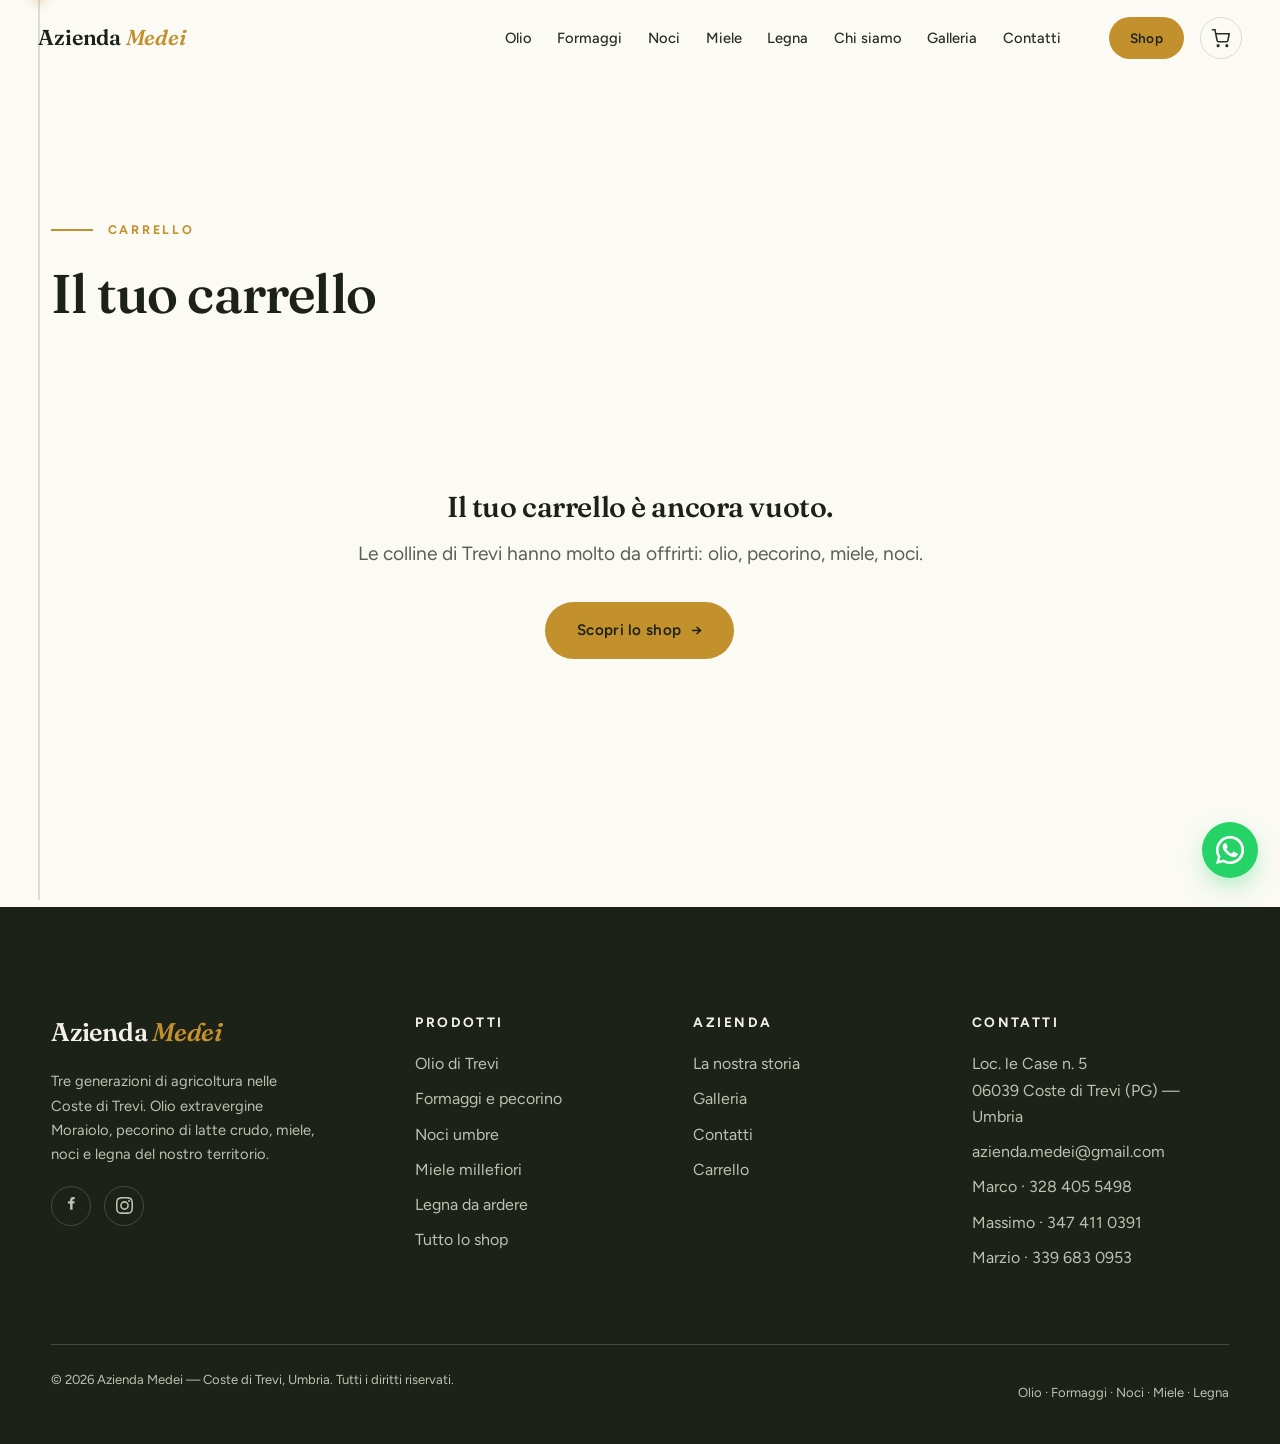
<file: carrello.html>
<!DOCTYPE html>
<html lang="it">
<head>
  <meta charset="UTF-8">
  <meta name="viewport" content="width=device-width, initial-scale=1">
  <link rel="preconnect" href="https://fonts.googleapis.com">
  <link rel="preconnect" href="https://fonts.gstatic.com" crossorigin>
  <link href="https://fonts.googleapis.com/css2?family=Fraunces:ital,opsz,wght@0,9..144,400..700;1,9..144,400..700&family=Figtree:wght@400;500;600;700;800&display=swap" rel="stylesheet">
  <link rel="stylesheet" href="main.css">
  <link rel="icon" href="https://aziendamedei.com/wp-content/uploads/2026/03/cropped-cropped-2-270x270.jpg">
  <title>Carrello | Azienda Medei</title>
  <meta name="description" content="Il tuo carrello Azienda Medei.">
  <meta property="og:title" content="Carrello | Azienda Medei">
  <meta property="og:description" content="Il tuo carrello Azienda Medei.">
  <meta property="og:type" content="website">
  <meta property="og:locale" content="it_IT">
</head>
<body>
<a class="skip-link" href="#main">Vai al contenuto</a>
<div class="oil-thread" aria-hidden="true"><div class="fill"></div><div class="drop"></div></div>
<header class="site-header ">
  <div class="wrap">
    <a class="brand" href="index.html">Azienda <em>Medei</em></a>
    <nav class="main-nav" id="nav" aria-label="Navigazione principale">
      <a href="olio.html">Olio</a>
      <a href="formaggi.html">Formaggi</a>
      <a href="noci.html">Noci</a>
      <a href="miele.html">Miele</a>
      <a href="legna.html">Legna</a>
      <a href="chi-siamo.html">Chi siamo</a>
      <a href="galleria.html">Galleria</a>
      <a href="contatti.html">Contatti</a>
    </nav>
    <div class="header-actions">
      <a href="shop.html" class="btn btn-gold btn-small">Shop</a>
      <a href="carrello.html" class="cart-link" aria-label="Carrello">
        <svg width="19" height="19" viewBox="0 0 24 24" fill="none" stroke="currentColor" stroke-width="2" aria-hidden="true"><circle cx="9" cy="21" r="1"/><circle cx="20" cy="21" r="1"/><path d="M1 1h4l2.68 13.39a2 2 0 0 0 2 1.61h9.72a2 2 0 0 0 2-1.61L23 6H6"/></svg>
        <span class="cart-count" data-cart-count>0</span>
      </a>
      <button class="nav-toggle" aria-expanded="false" aria-controls="nav" aria-label="Apri il menu">
        <span></span><span></span><span></span>
      </button>
    </div>
  </div>
</header>
<main id="main" style="padding-top:var(--header-h)">

  <section class="section">
    <div class="wrap">
      <div class="section-head reveal in">
        <p class="eyebrow">Carrello</p>
        <h1 style="font-size:var(--size-h2)">Il tuo carrello</h1>
      </div>
      <div id="cart-root" aria-live="polite">
        <noscript><p>Per usare il carrello è necessario JavaScript. In alternativa <a href="contatti.html">contattaci</a> per ordinare.</p></noscript>
      </div>
    </div>
  </section>

</main>
<footer class="site-footer">
  <div class="wrap">
    <div class="footer-grid">
      <div class="footer-brand">
        <a class="brand" href="index.html">Azienda <em>Medei</em></a>
        <p>Tre generazioni di agricoltura nelle Coste di Trevi. Olio extravergine Moraiolo, pecorino di latte crudo, miele, noci e legna del nostro territorio.</p>
        <div class="socials">
          <a href="https://www.facebook.com/AZIENDAMEDEI" aria-label="Facebook" rel="noopener" target="_blank"><svg viewBox="0 0 24 24"><path d="M13.5 9H16l.5-3h-3V4.5c0-.9.3-1.5 1.6-1.5H16.6V.1C16.3.1 15.3 0 14.2 0 11.8 0 10 1.5 10 4.2V6H7v3h3v9h3.5V9z"/></svg></a>
          <a href="https://www.instagram.com/azienda_medei/" aria-label="Instagram" rel="noopener" target="_blank"><svg viewBox="0 0 24 24"><path d="M12 2.2c3.2 0 3.6 0 4.8.1 3.3.1 4.8 1.7 4.9 4.9.1 1.3.1 1.6.1 4.8s0 3.6-.1 4.8c-.1 3.2-1.7 4.8-4.9 4.9-1.3.1-1.6.1-4.8.1s-3.6 0-4.8-.1c-3.3-.1-4.8-1.7-4.9-4.9C2.2 15.6 2.2 15.2 2.2 12s0-3.6.1-4.8C2.4 4 4 2.4 7.2 2.3 8.4 2.2 8.8 2.2 12 2.2zM12 0C8.7 0 8.3 0 7.1.1 2.7.3.3 2.7.1 7.1 0 8.3 0 8.7 0 12s0 3.7.1 4.9c.2 4.4 2.6 6.8 7 7C8.3 24 8.7 24 12 24s3.7 0 4.9-.1c4.4-.2 6.8-2.6 7-7 .1-1.2.1-1.6.1-4.9s0-3.7-.1-4.9c-.2-4.4-2.6-6.8-7-7C15.7 0 15.3 0 12 0zm0 5.8A6.2 6.2 0 1 0 18.2 12 6.2 6.2 0 0 0 12 5.8zm0 10.2a4 4 0 1 1 4-4 4 4 0 0 1-4 4zM18.4 4.2a1.4 1.4 0 1 0 1.4 1.4 1.4 1.4 0 0 0-1.4-1.4z"/></svg></a>
        </div>
      </div>
      <div>
        <h4>Prodotti</h4>
        <ul>
          <li><a href="olio.html">Olio di Trevi</a></li>
          <li><a href="formaggi.html">Formaggi e pecorino</a></li>
          <li><a href="noci.html">Noci umbre</a></li>
          <li><a href="miele.html">Miele millefiori</a></li>
          <li><a href="legna.html">Legna da ardere</a></li>
          <li><a href="shop.html">Tutto lo shop</a></li>
        </ul>
      </div>
      <div>
        <h4>Azienda</h4>
        <ul>
          <li><a href="chi-siamo.html">La nostra storia</a></li>
          <li><a href="galleria.html">Galleria</a></li>
          <li><a href="contatti.html">Contatti</a></li>
          <li><a href="carrello.html">Carrello</a></li>
        </ul>
      </div>
      <div>
        <h4>Contatti</h4>
        <ul>
          <li>Loc. le Case n. 5<br>06039 Coste di Trevi (PG) — Umbria</li>
          <li><a href="mailto:azienda.medei@gmail.com">azienda.medei@gmail.com</a></li>
          <li><a href="tel:+393284055498">Marco · 328 405 5498</a></li>
          <li><a href="tel:+393474110391">Massimo · 347 411 0391</a></li>
          <li><a href="tel:+393396830953">Marzio · 339 683 0953</a></li>
        </ul>
      </div>
    </div>
    <div class="footer-bottom">
      <p>© <span id="year"></span> Azienda Medei — Coste di Trevi, Umbria. Tutti i diritti riservati.</p>
      <p>Olio · Formaggi · Noci · Miele · Legna</p>
    </div>
  </div>
</footer>
<a class="wa-float" href="https://wa.me/393284055498" target="_blank" rel="noopener" aria-label="Scrivici su WhatsApp">
  <svg viewBox="0 0 24 24"><path d="M17.5 14.4c-.3-.2-1.8-.9-2-1s-.5-.2-.7.2-.8 1-1 1.2-.4.2-.7.1a8.3 8.3 0 0 1-2.4-1.5 9 9 0 0 1-1.7-2.1c-.2-.3 0-.5.1-.6l.5-.6c.2-.2.2-.3.3-.5a.6.6 0 0 0 0-.6c-.1-.2-.7-1.7-1-2.3s-.5-.5-.7-.5h-.6a1.2 1.2 0 0 0-.9.4A3.6 3.6 0 0 0 5.6 9a6.3 6.3 0 0 0 1.3 3.4 14.4 14.4 0 0 0 5.5 4.9 18.6 18.6 0 0 0 1.8.7 4.4 4.4 0 0 0 2 .1 3.3 3.3 0 0 0 2.2-1.5 2.7 2.7 0 0 0 .2-1.5c-.1-.2-.3-.3-.6-.4zM12 0a12 12 0 0 0-10.4 18L0 24l6.2-1.6A12 12 0 1 0 12 0zm0 21.8a9.8 9.8 0 0 1-5-1.4l-.4-.2-3.7 1 1-3.6-.2-.4A9.8 9.8 0 1 1 12 21.8z"/></svg>
</a>
<script>document.getElementById("year").textContent = new Date().getFullYear();</script>
<script src="products.js"></script>
<script src="cart.js"></script>
<script src="main.js"></script>
<script src="effects.js"></script>
</body>
</html>
</file>
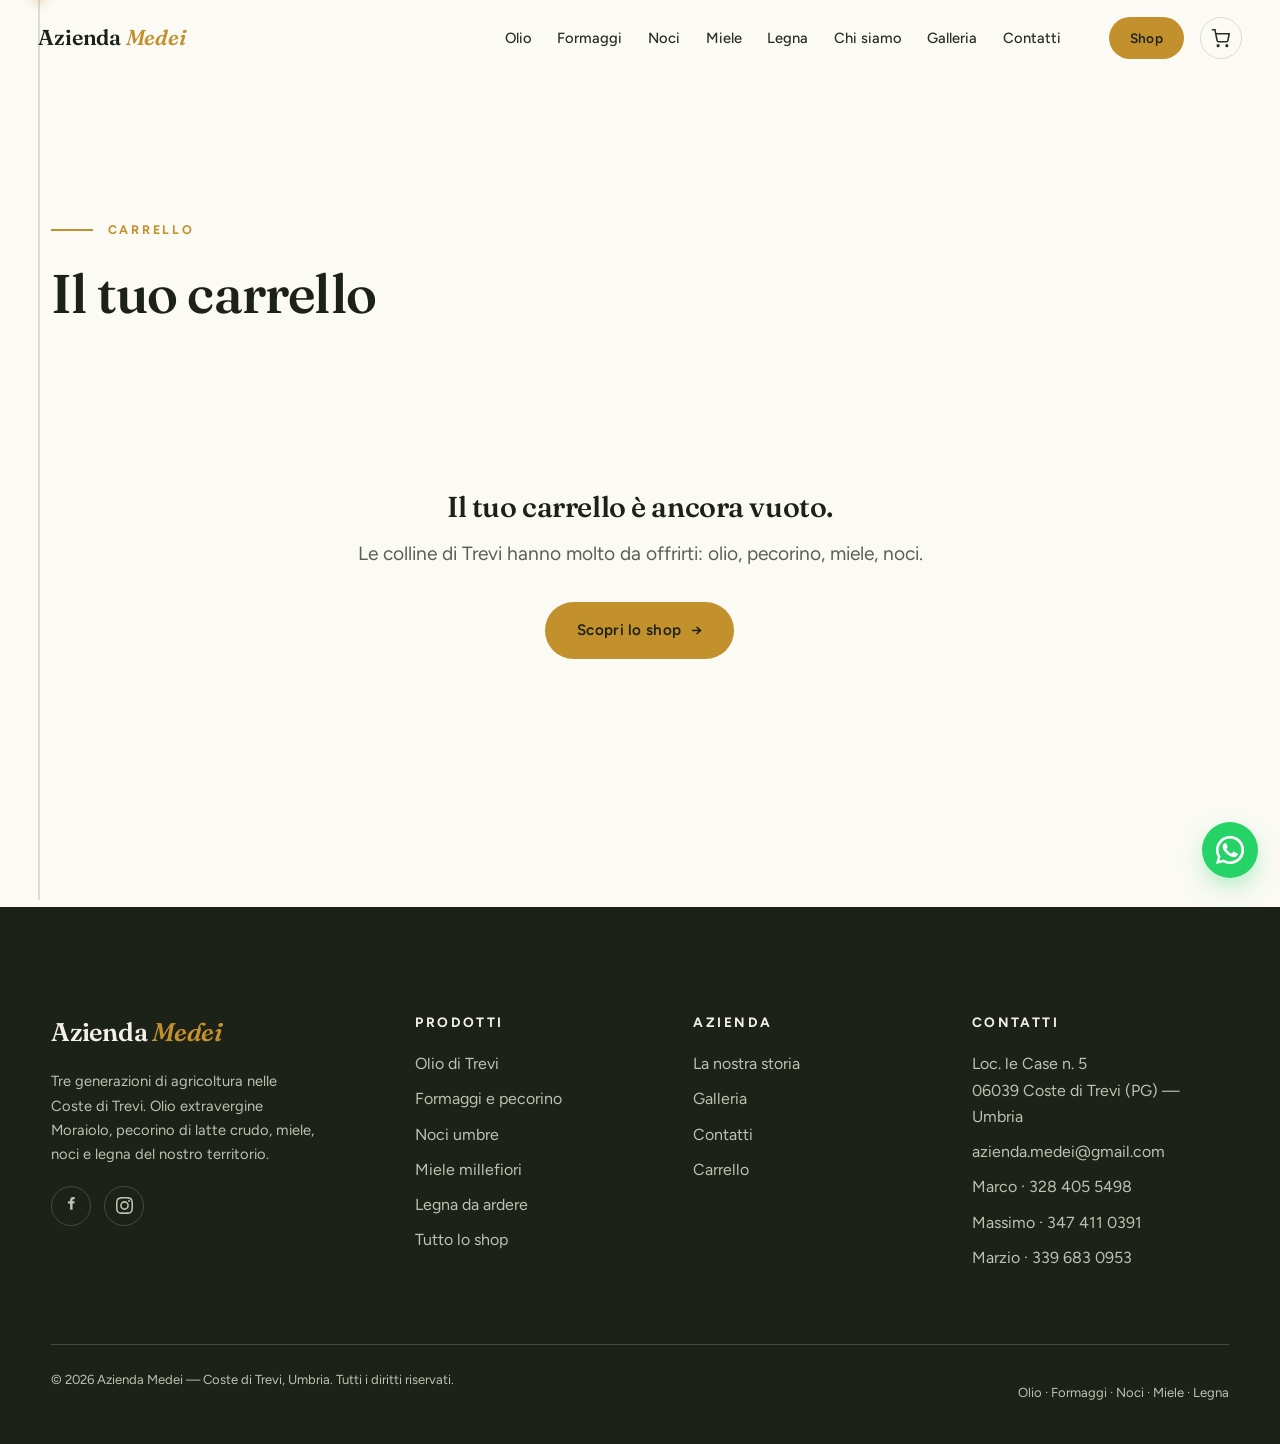
<file: checkout.html>
<!DOCTYPE html>
<html lang="it">
<head>
  <meta charset="UTF-8">
  <meta name="viewport" content="width=device-width, initial-scale=1">
  <link rel="preconnect" href="https://fonts.googleapis.com">
  <link rel="preconnect" href="https://fonts.gstatic.com" crossorigin>
  <link href="https://fonts.googleapis.com/css2?family=Fraunces:ital,opsz,wght@0,9..144,400..700;1,9..144,400..700&family=Figtree:wght@400;500;600;700;800&display=swap" rel="stylesheet">
  <link rel="stylesheet" href="main.css">
  <link rel="icon" href="https://aziendamedei.com/wp-content/uploads/2026/03/cropped-cropped-2-270x270.jpg">
  <title>Checkout | Azienda Medei</title>
  <meta name="description" content="Completa il tuo ordine Azienda Medei.">
  <meta property="og:title" content="Checkout | Azienda Medei">
  <meta property="og:description" content="Completa il tuo ordine Azienda Medei.">
  <meta property="og:type" content="website">
  <meta property="og:locale" content="it_IT">
</head>
<body>
<a class="skip-link" href="#main">Vai al contenuto</a>
<div class="oil-thread" aria-hidden="true"><div class="fill"></div><div class="drop"></div></div>
<header class="site-header ">
  <div class="wrap">
    <a class="brand" href="index.html">Azienda <em>Medei</em></a>
    <nav class="main-nav" id="nav" aria-label="Navigazione principale">
      <a href="olio.html">Olio</a>
      <a href="formaggi.html">Formaggi</a>
      <a href="noci.html">Noci</a>
      <a href="miele.html">Miele</a>
      <a href="legna.html">Legna</a>
      <a href="chi-siamo.html">Chi siamo</a>
      <a href="galleria.html">Galleria</a>
      <a href="contatti.html">Contatti</a>
    </nav>
    <div class="header-actions">
      <a href="shop.html" class="btn btn-gold btn-small">Shop</a>
      <a href="carrello.html" class="cart-link" aria-label="Carrello">
        <svg width="19" height="19" viewBox="0 0 24 24" fill="none" stroke="currentColor" stroke-width="2" aria-hidden="true"><circle cx="9" cy="21" r="1"/><circle cx="20" cy="21" r="1"/><path d="M1 1h4l2.68 13.39a2 2 0 0 0 2 1.61h9.72a2 2 0 0 0 2-1.61L23 6H6"/></svg>
        <span class="cart-count" data-cart-count>0</span>
      </a>
      <button class="nav-toggle" aria-expanded="false" aria-controls="nav" aria-label="Apri il menu">
        <span></span><span></span><span></span>
      </button>
    </div>
  </div>
</header>
<main id="main" style="padding-top:var(--header-h)">

  <section class="section">
    <div class="wrap">
      <div class="section-head reveal in">
        <p class="eyebrow">Checkout</p>
        <h1 style="font-size:var(--size-h2)">Completa il tuo ordine</h1>
        <p class="lead">Compila i dati di spedizione: ti ricontattiamo per confermare consegna e pagamento.</p>
      </div>

      <div class="cart-layout" id="checkout-grid">
        <form id="checkout-form" novalidate>
          <div class="form-grid">
            <div class="field"><label for="f-nome">Nome</label><input id="f-nome" name="nome" autocomplete="given-name" required></div>
            <div class="field"><label for="f-cognome">Cognome</label><input id="f-cognome" name="cognome" autocomplete="family-name" required></div>
            <div class="field"><label for="f-email">Email</label><input id="f-email" name="email" type="email" autocomplete="email" required></div>
            <div class="field"><label for="f-tel">Telefono</label><input id="f-tel" name="telefono" type="tel" autocomplete="tel" required></div>
            <div class="field full"><label for="f-ind">Indirizzo</label><input id="f-ind" name="indirizzo" autocomplete="street-address" required></div>
            <div class="field"><label for="f-cap">CAP</label><input id="f-cap" name="cap" inputmode="numeric" pattern="[0-9]{5}" autocomplete="postal-code" required></div>
            <div class="field"><label for="f-citta">Città</label><input id="f-citta" name="citta" autocomplete="address-level2" required></div>
            <div class="field"><label for="f-prov">Provincia</label><input id="f-prov" name="provincia" maxlength="2" style="text-transform:uppercase" required></div>
            <div class="field"><label for="f-pag">Metodo di conferma</label>
              <select id="f-pag" name="pagamento" required>
                <option value="email">Invia ordine via email</option>
                <option value="whatsapp">Invia ordine su WhatsApp</option>
              </select>
            </div>
            <div class="field full"><label for="f-note">Note per la consegna (facoltativo)</label><textarea id="f-note" name="note"></textarea></div>
          </div>
          <p class="form-note" style="margin-top:1rem">Inviando l'ordine accetti di essere ricontattato da Azienda Medei per la conferma. Il pagamento viene concordato in fase di conferma (bonifico, contrassegno o alla consegna).</p>
          <button class="btn btn-gold" type="submit" style="margin-top:1.4rem">Invia l'ordine <span class="arrow">→</span></button>
        </form>

        <aside class="summary" id="checkout-summary" aria-label="Riepilogo ordine"></aside>
      </div>

      <div id="checkout-done" hidden class="empty-state">
        <p class="display">Grazie! Il tuo ordine è in viaggio verso di noi. ✓</p>
        <p class="lead" style="margin:0 auto 2rem">Ti ricontatteremo a breve per confermare consegna e pagamento. Nel frattempo, le pecore ti salutano.</p>
        <a class="btn" href="index.html">Torna alla home</a>
      </div>
    </div>
  </section>

</main>
<footer class="site-footer">
  <div class="wrap">
    <div class="footer-grid">
      <div class="footer-brand">
        <a class="brand" href="index.html">Azienda <em>Medei</em></a>
        <p>Tre generazioni di agricoltura nelle Coste di Trevi. Olio extravergine Moraiolo, pecorino di latte crudo, miele, noci e legna del nostro territorio.</p>
        <div class="socials">
          <a href="https://www.facebook.com/AZIENDAMEDEI" aria-label="Facebook" rel="noopener" target="_blank"><svg viewBox="0 0 24 24"><path d="M13.5 9H16l.5-3h-3V4.5c0-.9.3-1.5 1.6-1.5H16.6V.1C16.3.1 15.3 0 14.2 0 11.8 0 10 1.5 10 4.2V6H7v3h3v9h3.5V9z"/></svg></a>
          <a href="https://www.instagram.com/azienda_medei/" aria-label="Instagram" rel="noopener" target="_blank"><svg viewBox="0 0 24 24"><path d="M12 2.2c3.2 0 3.6 0 4.8.1 3.3.1 4.8 1.7 4.9 4.9.1 1.3.1 1.6.1 4.8s0 3.6-.1 4.8c-.1 3.2-1.7 4.8-4.9 4.9-1.3.1-1.6.1-4.8.1s-3.6 0-4.8-.1c-3.3-.1-4.8-1.7-4.9-4.9C2.2 15.6 2.2 15.2 2.2 12s0-3.6.1-4.8C2.4 4 4 2.4 7.2 2.3 8.4 2.2 8.8 2.2 12 2.2zM12 0C8.7 0 8.3 0 7.1.1 2.7.3.3 2.7.1 7.1 0 8.3 0 8.7 0 12s0 3.7.1 4.9c.2 4.4 2.6 6.8 7 7C8.3 24 8.7 24 12 24s3.7 0 4.9-.1c4.4-.2 6.8-2.6 7-7 .1-1.2.1-1.6.1-4.9s0-3.7-.1-4.9c-.2-4.4-2.6-6.8-7-7C15.7 0 15.3 0 12 0zm0 5.8A6.2 6.2 0 1 0 18.2 12 6.2 6.2 0 0 0 12 5.8zm0 10.2a4 4 0 1 1 4-4 4 4 0 0 1-4 4zM18.4 4.2a1.4 1.4 0 1 0 1.4 1.4 1.4 1.4 0 0 0-1.4-1.4z"/></svg></a>
        </div>
      </div>
      <div>
        <h4>Prodotti</h4>
        <ul>
          <li><a href="olio.html">Olio di Trevi</a></li>
          <li><a href="formaggi.html">Formaggi e pecorino</a></li>
          <li><a href="noci.html">Noci umbre</a></li>
          <li><a href="miele.html">Miele millefiori</a></li>
          <li><a href="legna.html">Legna da ardere</a></li>
          <li><a href="shop.html">Tutto lo shop</a></li>
        </ul>
      </div>
      <div>
        <h4>Azienda</h4>
        <ul>
          <li><a href="chi-siamo.html">La nostra storia</a></li>
          <li><a href="galleria.html">Galleria</a></li>
          <li><a href="contatti.html">Contatti</a></li>
          <li><a href="carrello.html">Carrello</a></li>
        </ul>
      </div>
      <div>
        <h4>Contatti</h4>
        <ul>
          <li>Loc. le Case n. 5<br>06039 Coste di Trevi (PG) — Umbria</li>
          <li><a href="mailto:azienda.medei@gmail.com">azienda.medei@gmail.com</a></li>
          <li><a href="tel:+393284055498">Marco · 328 405 5498</a></li>
          <li><a href="tel:+393474110391">Massimo · 347 411 0391</a></li>
          <li><a href="tel:+393396830953">Marzio · 339 683 0953</a></li>
        </ul>
      </div>
    </div>
    <div class="footer-bottom">
      <p>© <span id="year"></span> Azienda Medei — Coste di Trevi, Umbria. Tutti i diritti riservati.</p>
      <p>Olio · Formaggi · Noci · Miele · Legna</p>
    </div>
  </div>
</footer>
<a class="wa-float" href="https://wa.me/393284055498" target="_blank" rel="noopener" aria-label="Scrivici su WhatsApp">
  <svg viewBox="0 0 24 24"><path d="M17.5 14.4c-.3-.2-1.8-.9-2-1s-.5-.2-.7.2-.8 1-1 1.2-.4.2-.7.1a8.3 8.3 0 0 1-2.4-1.5 9 9 0 0 1-1.7-2.1c-.2-.3 0-.5.1-.6l.5-.6c.2-.2.2-.3.3-.5a.6.6 0 0 0 0-.6c-.1-.2-.7-1.7-1-2.3s-.5-.5-.7-.5h-.6a1.2 1.2 0 0 0-.9.4A3.6 3.6 0 0 0 5.6 9a6.3 6.3 0 0 0 1.3 3.4 14.4 14.4 0 0 0 5.5 4.9 18.6 18.6 0 0 0 1.8.7 4.4 4.4 0 0 0 2 .1 3.3 3.3 0 0 0 2.2-1.5 2.7 2.7 0 0 0 .2-1.5c-.1-.2-.3-.3-.6-.4zM12 0a12 12 0 0 0-10.4 18L0 24l6.2-1.6A12 12 0 1 0 12 0zm0 21.8a9.8 9.8 0 0 1-5-1.4l-.4-.2-3.7 1 1-3.6-.2-.4A9.8 9.8 0 1 1 12 21.8z"/></svg>
</a>
<script>document.getElementById("year").textContent = new Date().getFullYear();</script>
<script src="products.js"></script>
<script src="cart.js"></script>
<script src="main.js"></script>
<script src="effects.js"></script>
</body>
</html>
</file>
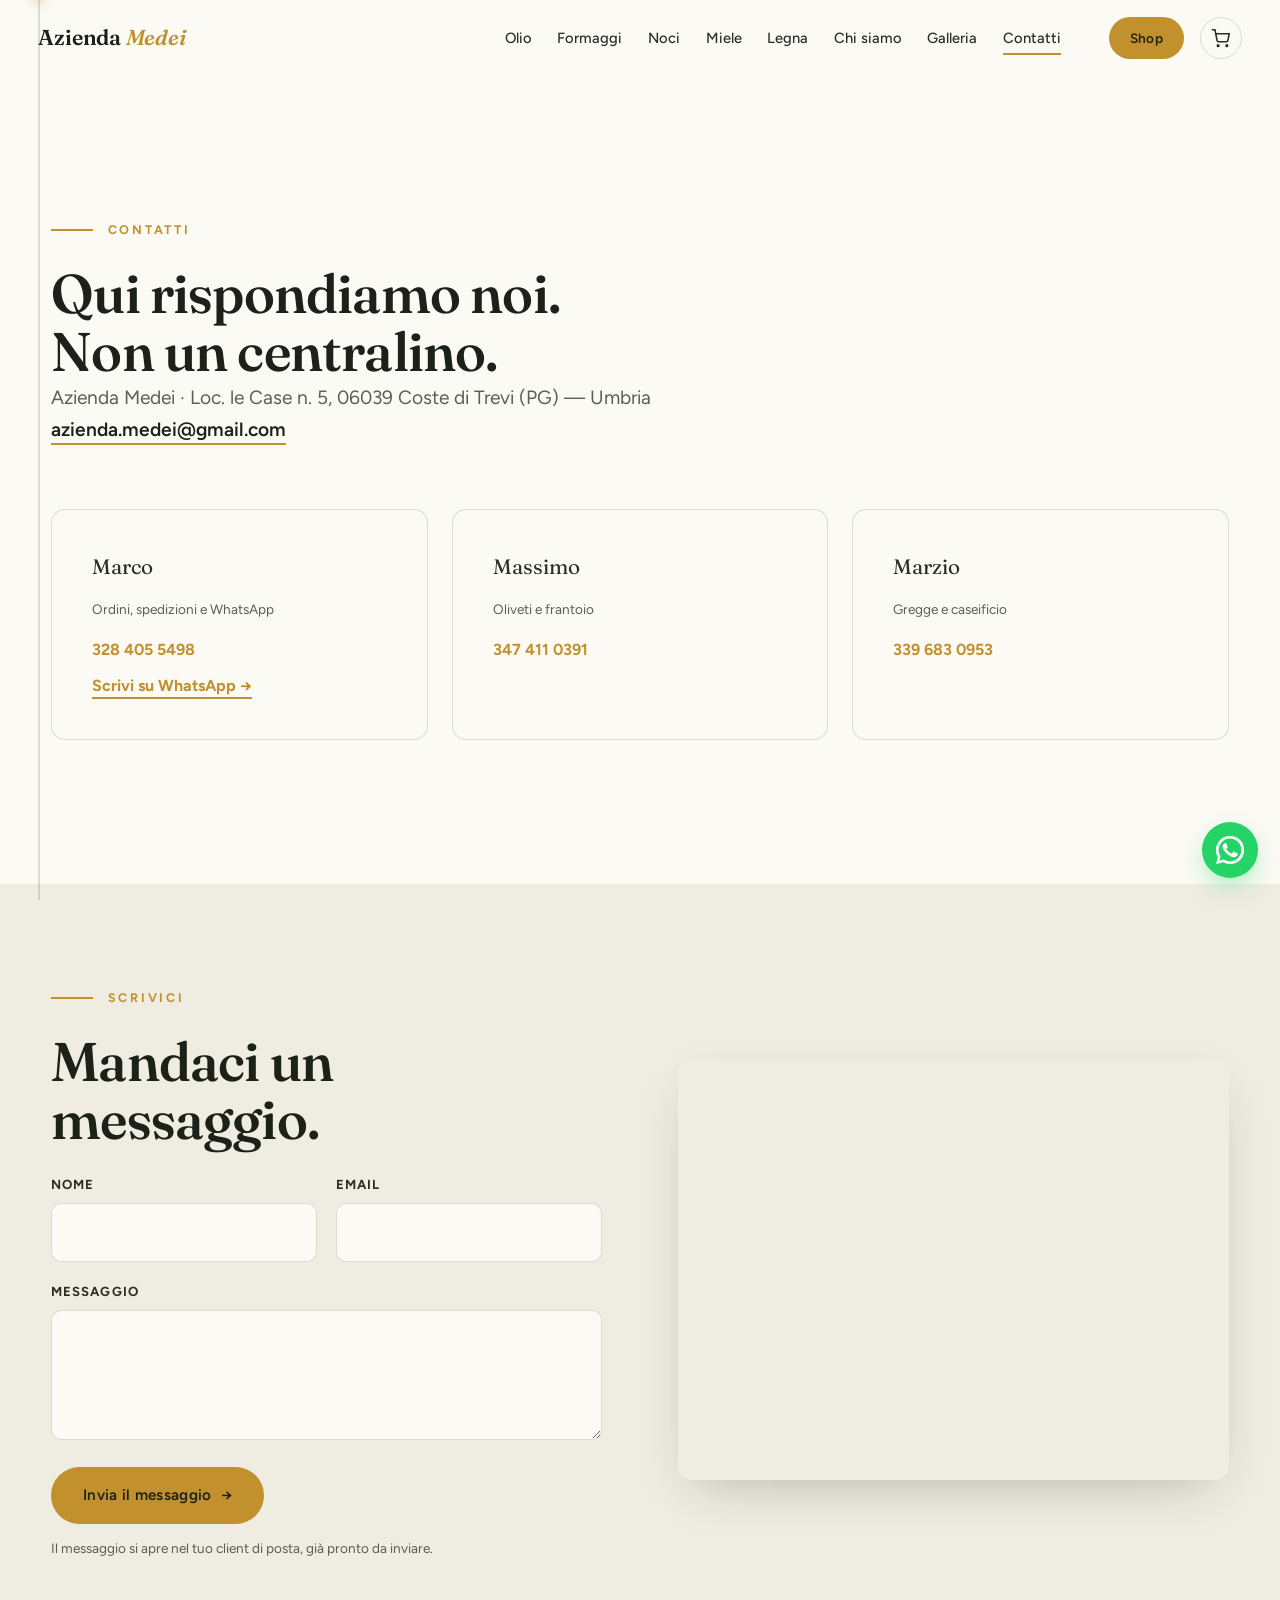
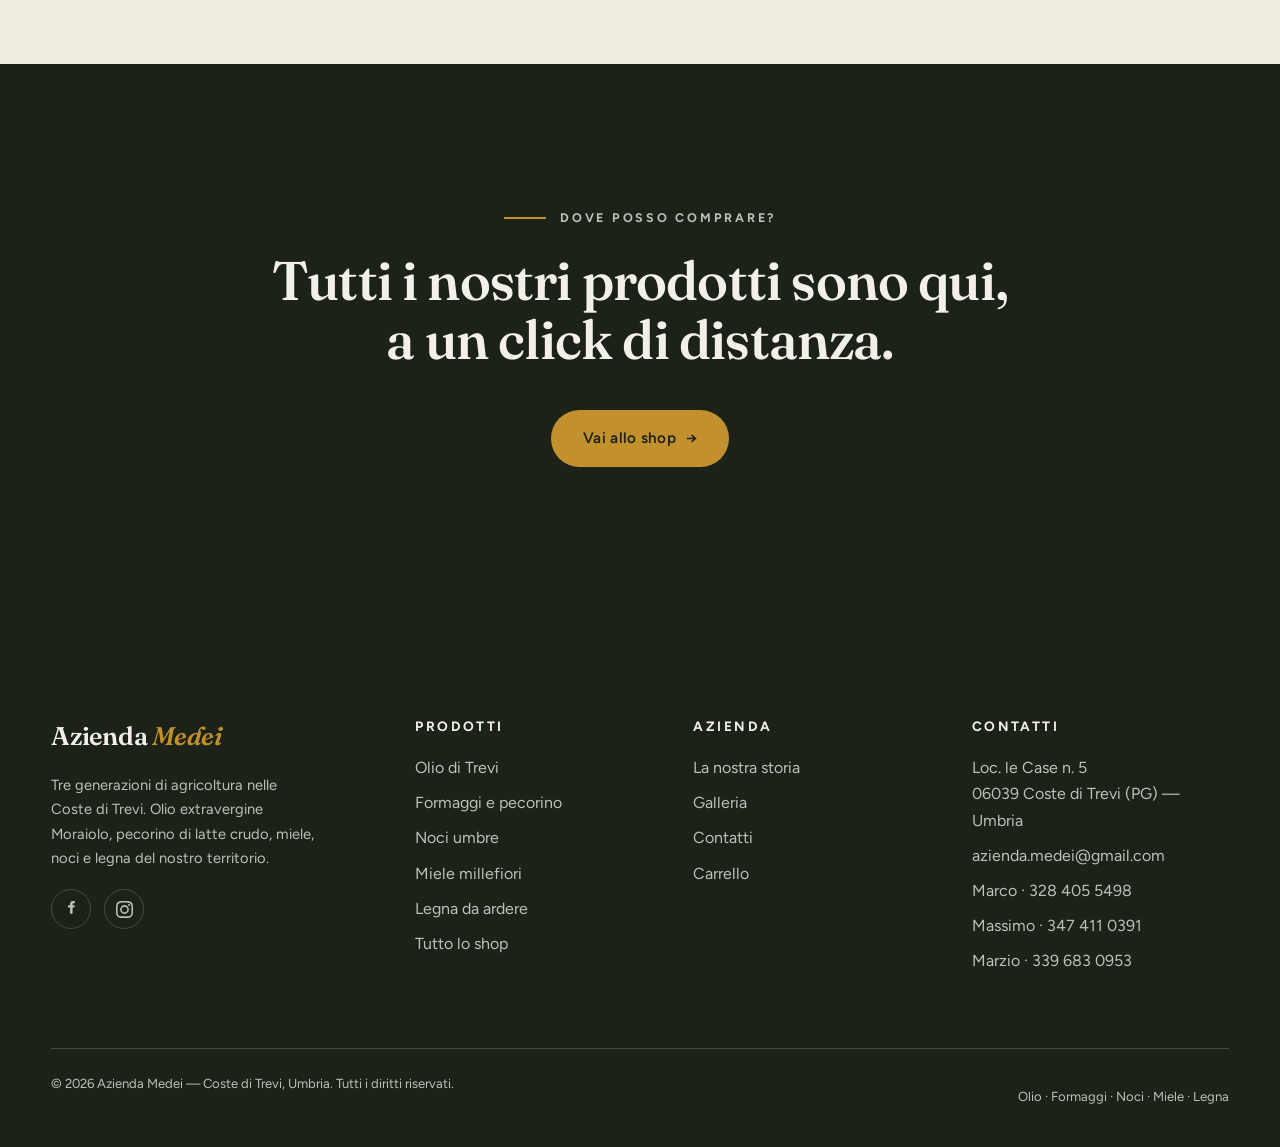
<file: contatti.html>
<!DOCTYPE html>
<html lang="it">
<head>
  <meta charset="UTF-8">
  <meta name="viewport" content="width=device-width, initial-scale=1">
  <link rel="preconnect" href="https://fonts.googleapis.com">
  <link rel="preconnect" href="https://fonts.gstatic.com" crossorigin>
  <link href="https://fonts.googleapis.com/css2?family=Fraunces:ital,opsz,wght@0,9..144,400..700;1,9..144,400..700&family=Figtree:wght@400;500;600;700;800&display=swap" rel="stylesheet">
  <link rel="stylesheet" href="main.css">
  <link rel="icon" href="https://aziendamedei.com/wp-content/uploads/2026/03/cropped-cropped-2-270x270.jpg">
  <title>Contatti | Azienda Medei — Coste di Trevi (PG)</title>
  <meta name="description" content="Contatta l'Azienda Medei: Marco, Massimo e Marzio. Loc. le Case 5, Coste di Trevi (PG). Telefono, email, WhatsApp e mappa.">
  <meta property="og:title" content="Contatti | Azienda Medei — Coste di Trevi (PG)">
  <meta property="og:description" content="Contatta l'Azienda Medei: Marco, Massimo e Marzio. Loc. le Case 5, Coste di Trevi (PG). Telefono, email, WhatsApp e mappa.">
  <meta property="og:type" content="website">
  <meta property="og:locale" content="it_IT">
</head>
<body>
<a class="skip-link" href="#main">Vai al contenuto</a>
<div class="oil-thread" aria-hidden="true"><div class="fill"></div><div class="drop"></div></div>
<header class="site-header ">
  <div class="wrap">
    <a class="brand" href="index.html">Azienda <em>Medei</em></a>
    <nav class="main-nav" id="nav" aria-label="Navigazione principale">
      <a href="olio.html">Olio</a>
      <a href="formaggi.html">Formaggi</a>
      <a href="noci.html">Noci</a>
      <a href="miele.html">Miele</a>
      <a href="legna.html">Legna</a>
      <a href="chi-siamo.html">Chi siamo</a>
      <a href="galleria.html">Galleria</a>
      <a href="contatti.html">Contatti</a>
    </nav>
    <div class="header-actions">
      <a href="shop.html" class="btn btn-gold btn-small">Shop</a>
      <a href="carrello.html" class="cart-link" aria-label="Carrello">
        <svg width="19" height="19" viewBox="0 0 24 24" fill="none" stroke="currentColor" stroke-width="2" aria-hidden="true"><circle cx="9" cy="21" r="1"/><circle cx="20" cy="21" r="1"/><path d="M1 1h4l2.68 13.39a2 2 0 0 0 2 1.61h9.72a2 2 0 0 0 2-1.61L23 6H6"/></svg>
        <span class="cart-count" data-cart-count>0</span>
      </a>
      <button class="nav-toggle" aria-expanded="false" aria-controls="nav" aria-label="Apri il menu">
        <span></span><span></span><span></span>
      </button>
    </div>
  </div>
</header>
<main id="main" style="padding-top:var(--header-h)">

  <section class="section">
    <div class="wrap">
      <div class="section-head reveal in">
        <p class="eyebrow">Contatti</p>
        <h1 style="font-size:var(--size-h2)">Qui rispondiamo noi.<br>Non un centralino.</h1>
        <p class="lead">Azienda Medei · Loc. le Case n. 5, 06039 Coste di Trevi (PG) — Umbria<br><a class="link-arrow" href="mailto:azienda.medei@gmail.com">azienda.medei@gmail.com</a></p>
      </div>

      <div class="contact-cards">
        <div class="contact-card reveal">
          <p class="who">Marco</p>
          <p class="role">Ordini, spedizioni e WhatsApp</p>
          <p><a href="tel:+393284055498">328 405 5498</a></p>
          <p style="margin-top:.6rem"><a class="link-arrow" href="https://wa.me/393284055498" target="_blank" rel="noopener">Scrivi su WhatsApp →</a></p>
        </div>
        <div class="contact-card reveal reveal-d1">
          <p class="who">Massimo</p>
          <p class="role">Oliveti e frantoio</p>
          <p><a href="tel:+393474110391">347 411 0391</a></p>
        </div>
        <div class="contact-card reveal reveal-d2">
          <p class="who">Marzio</p>
          <p class="role">Gregge e caseificio</p>
          <p><a href="tel:+393396830953">339 683 0953</a></p>
        </div>
      </div>
    </div>
  </section>

  <section class="section-tight on-stone">
    <div class="wrap">
      <div class="split">
        <div class="reveal">
          <p class="eyebrow">Scrivici</p>
          <h2 style="margin-bottom:var(--space-3)">Mandaci un messaggio.</h2>
          <form id="contact-form">
            <div class="form-grid">
              <div class="field"><label for="c-nome">Nome</label><input id="c-nome" name="nome" autocomplete="name" required></div>
              <div class="field"><label for="c-email">Email</label><input id="c-email" name="email" type="email" autocomplete="email" required></div>
              <div class="field full"><label for="c-msg">Messaggio</label><textarea id="c-msg" name="messaggio" required></textarea></div>
            </div>
            <button class="btn btn-gold" type="submit" style="margin-top:1.2rem">Invia il messaggio <span class="arrow">→</span></button>
            <p class="form-note" style="margin-top:.8rem">Il messaggio si apre nel tuo client di posta, già pronto da inviare.</p>
          </form>
        </div>
        <div class="reveal reveal-d1">
          <iframe class="map-frame" title="Mappa: Azienda Medei, Coste di Trevi"
            src="https://maps.google.com/maps?q=Localit%C3%A0%20Coste%20S.%20Paolo%2C%2016A%2C%2006039%20Coste%20PG&t=m&z=13&output=embed&iwloc=near"
            loading="lazy" referrerpolicy="no-referrer-when-downgrade"></iframe>
        </div>
      </div>
    </div>
  </section>

  <section class="section on-dark" style="text-align:center">
    <div class="wrap-narrow reveal">
      <p class="eyebrow" style="justify-content:center">Dove posso comprare?</p>
      <h2>Tutti i nostri prodotti sono qui,<br>a un click di distanza.</h2>
      <div class="hero-cta" style="justify-content:center">
        <a class="btn btn-gold" href="shop.html">Vai allo shop <span class="arrow">→</span></a>
      </div>
    </div>
  </section>

</main>

<script>
document.addEventListener("DOMContentLoaded", () => {
  const f = document.getElementById("contact-form");
  if (!f) return;
  f.addEventListener("submit", e => {
    e.preventDefault();
    if (!f.reportValidity()) return;
    const d = Object.fromEntries(new FormData(f).entries());
    const body = `Nome: ${d.nome}\nEmail: ${d.email}\n\n${d.messaggio}`;
    location.href = `mailto:azienda.medei@gmail.com?subject=${encodeURIComponent("Messaggio dal sito — " + d.nome)}&body=${encodeURIComponent(body)}`;
  });
});
</script>
<footer class="site-footer">
  <div class="wrap">
    <div class="footer-grid">
      <div class="footer-brand">
        <a class="brand" href="index.html">Azienda <em>Medei</em></a>
        <p>Tre generazioni di agricoltura nelle Coste di Trevi. Olio extravergine Moraiolo, pecorino di latte crudo, miele, noci e legna del nostro territorio.</p>
        <div class="socials">
          <a href="https://www.facebook.com/AZIENDAMEDEI" aria-label="Facebook" rel="noopener" target="_blank"><svg viewBox="0 0 24 24"><path d="M13.5 9H16l.5-3h-3V4.5c0-.9.3-1.5 1.6-1.5H16.6V.1C16.3.1 15.3 0 14.2 0 11.8 0 10 1.5 10 4.2V6H7v3h3v9h3.5V9z"/></svg></a>
          <a href="https://www.instagram.com/azienda_medei/" aria-label="Instagram" rel="noopener" target="_blank"><svg viewBox="0 0 24 24"><path d="M12 2.2c3.2 0 3.6 0 4.8.1 3.3.1 4.8 1.7 4.9 4.9.1 1.3.1 1.6.1 4.8s0 3.6-.1 4.8c-.1 3.2-1.7 4.8-4.9 4.9-1.3.1-1.6.1-4.8.1s-3.6 0-4.8-.1c-3.3-.1-4.8-1.7-4.9-4.9C2.2 15.6 2.2 15.2 2.2 12s0-3.6.1-4.8C2.4 4 4 2.4 7.2 2.3 8.4 2.2 8.8 2.2 12 2.2zM12 0C8.7 0 8.3 0 7.1.1 2.7.3.3 2.7.1 7.1 0 8.3 0 8.7 0 12s0 3.7.1 4.9c.2 4.4 2.6 6.8 7 7C8.3 24 8.7 24 12 24s3.7 0 4.9-.1c4.4-.2 6.8-2.6 7-7 .1-1.2.1-1.6.1-4.9s0-3.7-.1-4.9c-.2-4.4-2.6-6.8-7-7C15.7 0 15.3 0 12 0zm0 5.8A6.2 6.2 0 1 0 18.2 12 6.2 6.2 0 0 0 12 5.8zm0 10.2a4 4 0 1 1 4-4 4 4 0 0 1-4 4zM18.4 4.2a1.4 1.4 0 1 0 1.4 1.4 1.4 1.4 0 0 0-1.4-1.4z"/></svg></a>
        </div>
      </div>
      <div>
        <h4>Prodotti</h4>
        <ul>
          <li><a href="olio.html">Olio di Trevi</a></li>
          <li><a href="formaggi.html">Formaggi e pecorino</a></li>
          <li><a href="noci.html">Noci umbre</a></li>
          <li><a href="miele.html">Miele millefiori</a></li>
          <li><a href="legna.html">Legna da ardere</a></li>
          <li><a href="shop.html">Tutto lo shop</a></li>
        </ul>
      </div>
      <div>
        <h4>Azienda</h4>
        <ul>
          <li><a href="chi-siamo.html">La nostra storia</a></li>
          <li><a href="galleria.html">Galleria</a></li>
          <li><a href="contatti.html">Contatti</a></li>
          <li><a href="carrello.html">Carrello</a></li>
        </ul>
      </div>
      <div>
        <h4>Contatti</h4>
        <ul>
          <li>Loc. le Case n. 5<br>06039 Coste di Trevi (PG) — Umbria</li>
          <li><a href="mailto:azienda.medei@gmail.com">azienda.medei@gmail.com</a></li>
          <li><a href="tel:+393284055498">Marco · 328 405 5498</a></li>
          <li><a href="tel:+393474110391">Massimo · 347 411 0391</a></li>
          <li><a href="tel:+393396830953">Marzio · 339 683 0953</a></li>
        </ul>
      </div>
    </div>
    <div class="footer-bottom">
      <p>© <span id="year"></span> Azienda Medei — Coste di Trevi, Umbria. Tutti i diritti riservati.</p>
      <p>Olio · Formaggi · Noci · Miele · Legna</p>
    </div>
  </div>
</footer>
<a class="wa-float" href="https://wa.me/393284055498" target="_blank" rel="noopener" aria-label="Scrivici su WhatsApp">
  <svg viewBox="0 0 24 24"><path d="M17.5 14.4c-.3-.2-1.8-.9-2-1s-.5-.2-.7.2-.8 1-1 1.2-.4.2-.7.1a8.3 8.3 0 0 1-2.4-1.5 9 9 0 0 1-1.7-2.1c-.2-.3 0-.5.1-.6l.5-.6c.2-.2.2-.3.3-.5a.6.6 0 0 0 0-.6c-.1-.2-.7-1.7-1-2.3s-.5-.5-.7-.5h-.6a1.2 1.2 0 0 0-.9.4A3.6 3.6 0 0 0 5.6 9a6.3 6.3 0 0 0 1.3 3.4 14.4 14.4 0 0 0 5.5 4.9 18.6 18.6 0 0 0 1.8.7 4.4 4.4 0 0 0 2 .1 3.3 3.3 0 0 0 2.2-1.5 2.7 2.7 0 0 0 .2-1.5c-.1-.2-.3-.3-.6-.4zM12 0a12 12 0 0 0-10.4 18L0 24l6.2-1.6A12 12 0 1 0 12 0zm0 21.8a9.8 9.8 0 0 1-5-1.4l-.4-.2-3.7 1 1-3.6-.2-.4A9.8 9.8 0 1 1 12 21.8z"/></svg>
</a>
<script>document.getElementById("year").textContent = new Date().getFullYear();</script>
<script src="products.js"></script>
<script src="cart.js"></script>
<script src="main.js"></script>
<script src="effects.js"></script>
</body>
</html>
</file>
<file: main.css>
/* ============================================================
   AZIENDA MEDEI — Design System
   Coste di Trevi · Umbria
   Palette: verde notte / pietra / oro extravergine / terra
   Type:   Fraunces (display) + Figtree (testo e interfaccia)
   ============================================================ */

/* ---------- Tokens ---------- */
:root{
  --ink:    #1C2218;   /* verde notte — fondi scuri          */
  --pine:   #2E3A28;   /* verde fronda — superfici scure     */
  --stone:  #EFECE2;   /* pietra chiara — fondi sezione      */
  --paper:  #FBFAF5;   /* carta — fondo base                 */
  --gold:   #C2912E;   /* oro extravergine — accento         */
  --gold-soft:#E4C36B;
  --clay:   #9C5B38;   /* terra di Trevi — accento minore    */
  --line:   rgba(28,34,24,.14);
  --line-inv:rgba(251,250,245,.18);
  --text:   #2A2F26;
  --text-soft:#5A6052;
  --text-inv:#F2F0E7;
  --text-inv-soft:#BDC2B2;

  --font-display:"Fraunces", Georgia, serif;
  --font-body:"Figtree", "Segoe UI", system-ui, sans-serif;

  --size-hero: clamp(2.6rem, 7.2vw, 5.6rem);
  --size-h2:   clamp(2rem, 4.6vw, 3.4rem);
  --size-h3:   clamp(1.35rem, 2.4vw, 1.8rem);
  --size-body: clamp(1rem, 1.05vw, 1.125rem);

  --space-1:.5rem; --space-2:1rem; --space-3:1.5rem; --space-4:2.5rem;
  --space-5:4rem;  --space-6:6.5rem; --space-7:9rem;

  --wrap: 1200px;
  --radius: 14px;
  --shadow: 0 18px 50px -18px rgba(28,34,24,.28);
  --ease: cubic-bezier(.22,.8,.24,1);
  --header-h: 76px;
}

/* ---------- Reset & base ---------- */
*,*::before,*::after{box-sizing:border-box;margin:0;padding:0}
html{scroll-behavior:smooth}
html:focus-within{scroll-behavior:smooth}
body{
  font-family:var(--font-body);
  font-size:var(--size-body);
  line-height:1.65;
  color:var(--text);
  background:var(--paper);
  -webkit-font-smoothing:antialiased;
  overflow-x:hidden;
}
img,video{max-width:100%;display:block;height:auto}
a{color:inherit;text-decoration:none}
ul{list-style:none}
button{font:inherit;cursor:pointer;border:none;background:none;color:inherit}
:focus-visible{outline:3px solid var(--gold);outline-offset:3px;border-radius:2px}
::selection{background:var(--gold);color:var(--ink)}
.skip-link{position:absolute;left:-999px;top:0;background:var(--ink);color:var(--text-inv);padding:.7rem 1.2rem;z-index:200}
.skip-link:focus{left:0}

h1,h2,h3,.display{font-family:var(--font-display);font-weight:560;line-height:1.08;letter-spacing:-.015em;color:var(--ink)}
h1{font-size:var(--size-hero)}
h2{font-size:var(--size-h2)}
h3{font-size:var(--size-h3)}
em{font-style:italic}
.lead{font-size:clamp(1.1rem,1.5vw,1.3rem);color:var(--text-soft);max-width:38em}
p + p{margin-top:1em}

.wrap{width:min(var(--wrap), 92%);margin-inline:auto}
.wrap-narrow{width:min(820px,92%);margin-inline:auto}

/* ---------- Eyebrow / capitolo ---------- */
.eyebrow{
  display:flex;align-items:center;gap:.9rem;
  font-size:.78rem;font-weight:700;letter-spacing:.22em;text-transform:uppercase;
  color:var(--gold);margin-bottom:var(--space-3);
}
.eyebrow::before{content:"";width:42px;height:2px;background:var(--gold);flex:none}
.capitolo{font-family:var(--font-display);font-style:italic;font-weight:400;letter-spacing:.04em;text-transform:none;font-size:.95rem}

/* ---------- Buttons ---------- */
.btn{
  display:inline-flex;align-items:center;gap:.6rem;
  padding:1rem 2rem;border-radius:999px;
  background:var(--ink);color:var(--text-inv);
  font-weight:600;font-size:.95rem;letter-spacing:.02em;
  transition:transform .35s var(--ease), background .35s, box-shadow .35s;
  will-change:transform;
}
.btn:hover{transform:translateY(-2px);background:var(--pine);box-shadow:var(--shadow)}
.btn .arrow{transition:transform .35s var(--ease)}
.btn:hover .arrow{transform:translateX(4px)}
.btn-gold{background:var(--gold);color:var(--ink)}
.btn-gold:hover{background:#D4A53E}
.btn-ghost{background:transparent;color:inherit;border:1.5px solid currentColor}
.btn-ghost:hover{background:rgba(28,34,24,.06);box-shadow:none}
.on-dark .btn-ghost:hover{background:rgba(251,250,245,.1)}
.btn-small{padding:.6rem 1.3rem;font-size:.85rem}
.link-arrow{font-weight:600;color:var(--ink);border-bottom:2px solid var(--gold);padding-bottom:2px;transition:color .3s}
.link-arrow:hover{color:var(--gold)}

/* ---------- Header ---------- */
.site-header{
  position:fixed;inset:0 0 auto 0;z-index:100;height:var(--header-h);
  display:flex;align-items:center;
  transition:background .4s var(--ease), box-shadow .4s, backdrop-filter .4s;
}
.site-header .wrap{display:flex;align-items:center;gap:var(--space-4);width:min(1380px,94%)}
.site-header.is-solid{background:rgba(251,250,245,.88);backdrop-filter:blur(14px);box-shadow:0 1px 0 var(--line)}
.brand{font-family:var(--font-display);font-size:1.35rem;font-weight:600;letter-spacing:-.01em;color:var(--ink);flex:none}
.brand em{color:var(--gold);font-style:italic}
.main-nav{display:flex;gap:1.6rem;margin-left:auto}
.main-nav a{font-size:.92rem;font-weight:500;color:var(--text);position:relative;padding:.3rem 0}
.main-nav a::after{content:"";position:absolute;left:0;bottom:0;width:0;height:2px;background:var(--gold);transition:width .3s var(--ease)}
.main-nav a:hover::after,.main-nav a[aria-current="page"]::after{width:100%}
.header-actions{display:flex;align-items:center;gap:1rem;margin-left:.5rem}
.cart-link{position:relative;display:grid;place-items:center;width:42px;height:42px;border-radius:50%;border:1.5px solid var(--line);transition:border-color .3s,background .3s}
.cart-link:hover{border-color:var(--gold);background:rgba(194,145,46,.08)}
.cart-count{
  position:absolute;top:-4px;right:-4px;min-width:19px;height:19px;padding:0 4px;
  background:var(--gold);color:var(--ink);font-size:.7rem;font-weight:800;
  border-radius:999px;display:grid;place-items:center;
  transform:scale(0);transition:transform .3s var(--ease);
}
.cart-count.has-items{transform:scale(1)}
.nav-toggle{display:none;width:44px;height:44px;flex-direction:column;justify-content:center;gap:6px;align-items:center}
.nav-toggle span{width:24px;height:2px;background:var(--ink);transition:transform .3s var(--ease),opacity .3s}
.nav-toggle[aria-expanded="true"] span:nth-child(1){transform:translateY(8px) rotate(45deg)}
.nav-toggle[aria-expanded="true"] span:nth-child(2){opacity:0}
.nav-toggle[aria-expanded="true"] span:nth-child(3){transform:translateY(-8px) rotate(-45deg)}

/* Header su hero scuro */
.header-on-dark:not(.is-solid) .brand,
.header-on-dark:not(.is-solid) .main-nav a,
.header-on-dark:not(.is-solid) .cart-link{color:var(--text-inv)}
.header-on-dark:not(.is-solid) .cart-link{border-color:var(--line-inv)}
.header-on-dark:not(.is-solid) .nav-toggle span{background:var(--text-inv)}

/* ---------- Hero ---------- */
.hero{
  position:relative;min-height:100svh;display:flex;align-items:flex-end;
  color:var(--text-inv);isolation:isolate;overflow:hidden;
}
.hero-media{position:absolute;inset:0;z-index:-2}
.hero-media img{width:100%;height:100%;object-fit:cover;transform:scale(1.06)}
.hero::after{content:"";position:absolute;inset:0;z-index:-1;
  background:linear-gradient(180deg, rgba(28,34,24,.34) 0%, rgba(28,34,24,.12) 38%, rgba(28,34,24,.82) 100%)}
.hero-inner{padding:var(--space-7) 0 var(--space-6)}
.hero .eyebrow{color:var(--gold)}
.hero h1{color:#fff;max-width:13ch}
.hero h1 em{color:var(--gold-soft)}
.hero .lead{color:var(--text-inv-soft);margin-top:var(--space-3)}
.hero-cta{display:flex;flex-wrap:wrap;gap:1rem;margin-top:var(--space-4)}
.hero-scroll{
  position:absolute;left:50%;bottom:1.6rem;transform:translateX(-50%);
  font-size:.72rem;letter-spacing:.3em;text-transform:uppercase;color:var(--text-inv-soft);
  display:flex;flex-direction:column;align-items:center;gap:.6rem;
}
.hero-scroll::after{content:"";width:1px;height:46px;background:linear-gradient(var(--gold),transparent);animation:drip 2.4s var(--ease) infinite}
@keyframes drip{0%{transform:scaleY(0);transform-origin:top}55%{transform:scaleY(1);transform-origin:top}56%{transform-origin:bottom}100%{transform:scaleY(0);transform-origin:bottom}}

/* Hero compatto per pagine interne */
.hero-page{min-height:72svh}

/* ---------- Il filo d'olio (signature) ---------- */
.oil-thread{
  position:fixed;top:0;left:clamp(10px,3vw,38px);width:2px;height:100vh;z-index:60;
  pointer-events:none;
}
.oil-thread::before{content:"";position:absolute;inset:0;background:var(--line)}
.oil-thread .fill{
  position:absolute;top:0;left:0;width:100%;height:100%;
  background:linear-gradient(var(--gold), #E0B85C);
  transform:scaleY(0);transform-origin:top;
}
.oil-thread .drop{
  position:absolute;left:50%;width:11px;height:14px;translate:-50% -100%;
  background:var(--gold);border-radius:50% 50% 50% 50%/60% 60% 40% 40%;
  filter:drop-shadow(0 2px 6px rgba(194,145,46,.5));
}
@media (max-width:900px){.oil-thread{display:none}}

/* ---------- Sezioni ---------- */
.section{padding:var(--space-7) 0}
.section-tight{padding:var(--space-6) 0}
.on-dark{background:var(--ink);color:var(--text-inv)}
.on-dark h1,.on-dark h2,.on-dark h3{color:var(--text-inv)}
.on-dark .lead,.on-dark p{color:var(--text-inv-soft)}
.on-dark .link-arrow{color:var(--text-inv)}
.on-stone{background:var(--stone)}
.section-head{max-width:760px;margin-bottom:var(--space-5)}
.section-head.center{margin-inline:auto;text-align:center}
.section-head.center .eyebrow{justify-content:center}

/* ---------- Split (testo + media) ---------- */
.split{display:grid;grid-template-columns:1fr 1fr;gap:clamp(2rem,6vw,5.5rem);align-items:center}
.split.flip > .split-media{order:2}
.split-media{position:relative;border-radius:var(--radius);overflow:hidden;box-shadow:var(--shadow)}
.split-media img{width:100%;height:100%;object-fit:cover;aspect-ratio:4/3.4;transition:transform 1.2s var(--ease)}
.split-media:hover img{transform:scale(1.04)}
.split-media .badge{
  position:absolute;left:1.2rem;bottom:1.2rem;background:rgba(251,250,245,.92);backdrop-filter:blur(8px);
  color:var(--ink);padding:.7rem 1.1rem;border-radius:10px;font-size:.85rem;font-weight:700;letter-spacing:.04em;
}
.split-body h2{margin-bottom:var(--space-3)}
.split-body .btn,.split-body .link-arrow{margin-top:var(--space-4)}
.feat-list{margin-top:var(--space-4);display:grid;gap:1.1rem}
.feat-list li{display:flex;gap:1rem;align-items:flex-start}
.feat-list .dot{flex:none;width:9px;height:9px;border-radius:50%;background:var(--gold);margin-top:.55em}
.feat-list strong{color:var(--ink)}
.on-dark .feat-list strong{color:var(--text-inv)}

/* ---------- Numeri / counters ---------- */
.stats{display:grid;grid-template-columns:repeat(4,1fr);gap:var(--space-4);text-align:center}
.stat .num{font-family:var(--font-display);font-size:clamp(2.6rem,5.4vw,4.4rem);font-weight:560;color:var(--gold);line-height:1}
.stat .num sup{font-size:.4em;color:inherit}
.stat .label{margin-top:.6rem;font-size:.85rem;letter-spacing:.14em;text-transform:uppercase;color:var(--text-inv-soft)}
.on-light .stat .label{color:var(--text-soft)}

/* ---------- Card prodotto ---------- */
.product-grid{display:grid;grid-template-columns:repeat(auto-fill,minmax(250px,1fr));gap:var(--space-4)}
.product-card{
  background:var(--paper);border:1px solid var(--line);border-radius:var(--radius);
  overflow:hidden;display:flex;flex-direction:column;
  transition:transform .45s var(--ease),box-shadow .45s;
}
.product-card:hover{transform:translateY(-6px);box-shadow:var(--shadow)}
.product-card .media{background:var(--stone);aspect-ratio:1;display:grid;place-items:center;overflow:hidden}
.product-card .media img{width:78%;height:78%;object-fit:contain;transition:transform .6s var(--ease)}
.product-card:hover .media img{transform:scale(1.06) rotate(-1.2deg)}
.product-card .body{padding:1.4rem 1.4rem 1.6rem;display:flex;flex-direction:column;gap:.45rem;flex:1}
.product-card .cat{font-size:.72rem;font-weight:700;letter-spacing:.2em;text-transform:uppercase;color:var(--gold)}
.product-card h3{font-size:1.25rem}
.product-card .price{font-weight:700;color:var(--ink);margin-top:auto;padding-top:.6rem}
.product-card .price .from{font-weight:500;color:var(--text-soft);font-size:.85rem}
.product-card .actions{display:flex;gap:.6rem;margin-top:.9rem}
.product-card .actions .btn{flex:1;justify-content:center;padding:.75rem 1rem;font-size:.88rem}

/* ---------- Galleria ---------- */
.masonry{columns:3;column-gap:1.2rem}
.masonry figure{margin:0 0 1.2rem;border-radius:var(--radius);overflow:hidden;break-inside:avoid;position:relative}
.masonry img{width:100%;transition:transform .8s var(--ease)}
.masonry figure:hover img{transform:scale(1.05)}
.masonry figcaption{position:absolute;inset:auto 0 0 0;padding:2.2rem 1rem .9rem;color:#fff;font-size:.85rem;
  background:linear-gradient(transparent,rgba(28,34,24,.75));opacity:0;transition:opacity .4s}
.masonry figure:hover figcaption{opacity:1}
@media (max-width:900px){.masonry{columns:2}}
@media (max-width:560px){.masonry{columns:1}}

/* ---------- Banda citazione / RAI ---------- */
.quote-band{position:relative;padding:var(--space-7) 0;background:var(--pine);color:var(--text-inv);overflow:hidden}
.quote-band blockquote{font-family:var(--font-display);font-size:clamp(1.5rem,3.4vw,2.6rem);font-weight:480;font-style:italic;line-height:1.3;max-width:22ch;margin-inline:auto;text-align:center;color:var(--text-inv)}
.quote-band cite{display:block;margin-top:var(--space-3);font-family:var(--font-body);font-style:normal;font-size:.85rem;letter-spacing:.2em;text-transform:uppercase;color:var(--gold)}
.quote-band::before{content:"“";position:absolute;top:-.18em;left:50%;translate:-50%;font-family:var(--font-display);font-size:18rem;color:rgba(194,145,46,.12);line-height:1}

/* ---------- Marquee territorio ---------- */
.marquee{overflow:hidden;border-block:1px solid var(--line);padding:1.1rem 0;background:var(--paper)}
.marquee-track{display:flex;gap:3.5rem;width:max-content;animation:marquee 36s linear infinite}
.marquee span{font-family:var(--font-display);font-style:italic;font-size:1.15rem;color:var(--text-soft);white-space:nowrap}
.marquee span::after{content:"·";margin-left:3.5rem;color:var(--gold)}
@keyframes marquee{to{transform:translateX(-50%)}}

/* ---------- Shop / filtri ---------- */
.filter-bar{display:flex;flex-wrap:wrap;gap:.7rem;margin-bottom:var(--space-5)}
.chip{padding:.55rem 1.25rem;border-radius:999px;border:1.5px solid var(--line);font-size:.88rem;font-weight:600;transition:all .3s}
.chip:hover{border-color:var(--gold)}
.chip.is-active{background:var(--ink);border-color:var(--ink);color:var(--text-inv)}

/* ---------- Pagina prodotto ---------- */
.pdp{display:grid;grid-template-columns:1.05fr .95fr;gap:clamp(2rem,6vw,5rem);align-items:start}
.pdp-media{position:sticky;top:calc(var(--header-h) + 1.5rem);background:var(--stone);border-radius:var(--radius);padding:clamp(1.5rem,4vw,3.5rem);display:grid;place-items:center}
.pdp-media img{max-height:560px;object-fit:contain}
.pdp-body .cat{color:var(--gold);font-size:.78rem;font-weight:700;letter-spacing:.22em;text-transform:uppercase}
.pdp-body h1{font-size:clamp(2rem,4vw,3rem);margin:.5rem 0 1rem}
.pdp-price{font-size:1.6rem;font-weight:700;color:var(--ink);margin-bottom:1.2rem}
.pdp-desc{color:var(--text-soft)}
.variant-group{margin-top:var(--space-4)}
.variant-group .vg-label{font-size:.82rem;font-weight:700;letter-spacing:.14em;text-transform:uppercase;margin-bottom:.7rem;display:block}
.variant-options{display:flex;flex-wrap:wrap;gap:.6rem}
.variant-btn{padding:.6rem 1.1rem;border:1.5px solid var(--line);border-radius:10px;font-weight:600;font-size:.92rem;transition:all .25s}
.variant-btn:hover{border-color:var(--gold)}
.variant-btn.is-selected{background:var(--ink);color:var(--text-inv);border-color:var(--ink)}
.qty-row{display:flex;align-items:center;gap:1rem;margin-top:var(--space-4)}
.qty{display:flex;align-items:center;border:1.5px solid var(--line);border-radius:999px;overflow:hidden}
.qty button{width:44px;height:48px;font-size:1.2rem;transition:background .2s}
.qty button:hover{background:var(--stone)}
.qty input{width:52px;text-align:center;border:none;background:none;font:inherit;font-weight:700}
.qty input::-webkit-outer-spin-button,.qty input::-webkit-inner-spin-button{-webkit-appearance:none}
.pdp-add{flex:1;justify-content:center;padding:1rem}
.pdp-meta{margin-top:var(--space-4);border-top:1px solid var(--line);padding-top:var(--space-3);display:grid;gap:.5rem;font-size:.92rem;color:var(--text-soft)}
.pdp-meta strong{color:var(--ink)}

/* ---------- Carrello ---------- */
.cart-layout{display:grid;grid-template-columns:1.5fr 1fr;gap:var(--space-5);align-items:start}
.cart-items{display:grid;gap:1rem}
.cart-item{display:grid;grid-template-columns:96px 1fr auto;gap:1.2rem;align-items:center;padding:1.1rem;border:1px solid var(--line);border-radius:var(--radius);background:var(--paper)}
.cart-item .thumb{width:96px;height:96px;background:var(--stone);border-radius:10px;display:grid;place-items:center}
.cart-item .thumb img{width:80%;height:80%;object-fit:contain}
.cart-item h3{font-size:1.05rem}
.cart-item .variant{font-size:.85rem;color:var(--text-soft)}
.cart-item .row-price{font-weight:700}
.cart-item .remove{font-size:.82rem;color:var(--clay);text-decoration:underline;margin-top:.3rem}
.summary{position:sticky;top:calc(var(--header-h) + 1.5rem);background:var(--stone);border-radius:var(--radius);padding:var(--space-4)}
.summary h2{font-size:1.4rem;margin-bottom:var(--space-3)}
.summary .row{display:flex;justify-content:space-between;padding:.55rem 0;font-size:.95rem}
.summary .row.total{border-top:1px solid var(--line);margin-top:.6rem;padding-top:1rem;font-weight:800;font-size:1.15rem}
.summary .btn{width:100%;justify-content:center;margin-top:var(--space-3)}
.empty-state{text-align:center;padding:var(--space-6) 0}
.empty-state .display{font-size:1.8rem;margin-bottom:1rem}

/* ---------- Form ---------- */
.form-grid{display:grid;grid-template-columns:1fr 1fr;gap:1.2rem}
.form-grid .full{grid-column:1/-1}
.field label{display:block;font-size:.82rem;font-weight:700;letter-spacing:.08em;text-transform:uppercase;margin-bottom:.45rem}
.field input,.field textarea,.field select{
  width:100%;padding:.95rem 1.1rem;border:1.5px solid var(--line);border-radius:10px;
  font:inherit;background:var(--paper);transition:border-color .25s;
}
.field input:focus,.field textarea:focus,.field select:focus{outline:none;border-color:var(--gold)}
.field textarea{min-height:130px;resize:vertical}
.form-note{font-size:.85rem;color:var(--text-soft)}

/* ---------- Contatti ---------- */
.contact-cards{display:grid;grid-template-columns:repeat(3,1fr);gap:var(--space-3)}
.contact-card{background:var(--paper);border:1px solid var(--line);border-radius:var(--radius);padding:var(--space-4);transition:transform .4s var(--ease),box-shadow .4s}
.contact-card:hover{transform:translateY(-4px);box-shadow:var(--shadow)}
.contact-card .who{font-family:var(--font-display);font-size:1.3rem;margin-bottom:.3rem}
.contact-card .role{font-size:.85rem;color:var(--text-soft);margin-bottom:1rem}
.contact-card a{font-weight:700;color:var(--gold)}
.map-frame{border:0;width:100%;height:420px;border-radius:var(--radius);box-shadow:var(--shadow);filter:saturate(.85)}

/* ---------- Toast ---------- */
.toast{
  position:fixed;left:50%;bottom:1.6rem;translate:-50% 130%;z-index:150;
  background:var(--ink);color:var(--text-inv);padding:.9rem 1.5rem;border-radius:999px;
  font-weight:600;font-size:.92rem;box-shadow:var(--shadow);
  display:flex;gap:.7rem;align-items:center;
  transition:translate .45s var(--ease);
}
.toast.is-visible{translate:-50% 0}
.toast .tick{color:var(--gold)}

/* ---------- Footer ---------- */
.site-footer{background:var(--ink);color:var(--text-inv-soft);padding:var(--space-6) 0 var(--space-4)}
.footer-grid{display:grid;grid-template-columns:1.4fr 1fr 1fr 1.2fr;gap:var(--space-5)}
.footer-brand .brand{font-size:1.6rem;color:var(--text-inv)}
.footer-brand p{margin-top:1rem;font-size:.92rem;max-width:30ch}
.site-footer h4{color:var(--text-inv);font-size:.85rem;letter-spacing:.18em;text-transform:uppercase;margin-bottom:1.1rem;font-family:var(--font-body);font-weight:700}
.site-footer li{margin-bottom:.55rem}
.site-footer a{transition:color .25s}
.site-footer a:hover{color:var(--gold)}
.footer-bottom{margin-top:var(--space-5);padding-top:var(--space-3);border-top:1px solid var(--line-inv);display:flex;flex-wrap:wrap;gap:1rem;justify-content:space-between;font-size:.82rem}
.socials{display:flex;gap:.8rem;margin-top:1.2rem}
.socials a{width:40px;height:40px;border:1px solid var(--line-inv);border-radius:50%;display:grid;place-items:center;transition:border-color .3s,background .3s}
.socials a:hover{border-color:var(--gold);background:rgba(194,145,46,.12)}
.socials svg{width:17px;height:17px;fill:currentColor}

/* WhatsApp float */
.wa-float{
  position:fixed;right:1.4rem;bottom:1.4rem;z-index:90;
  width:56px;height:56px;border-radius:50%;background:#25D366;display:grid;place-items:center;
  box-shadow:0 10px 28px -8px rgba(37,211,102,.6);transition:transform .35s var(--ease);
}
.wa-float:hover{transform:scale(1.08)}
.wa-float svg{width:28px;height:28px;fill:#fff}

/* ---------- Reveal & parallax ---------- */
.reveal{opacity:0;transform:translateY(34px);transition:opacity .9s var(--ease),transform .9s var(--ease)}
.reveal.in{opacity:1;transform:none}
.reveal-d1{transition-delay:.12s}.reveal-d2{transition-delay:.24s}.reveal-d3{transition-delay:.36s}
[data-parallax]{will-change:transform}

/* ---------- Responsive ---------- */
@media (max-width:1024px){
  .stats{grid-template-columns:repeat(2,1fr);gap:var(--space-5) var(--space-3)}
  .footer-grid{grid-template-columns:1fr 1fr}
}
@media (max-width:900px){
  .main-nav{
    position:fixed;inset:var(--header-h) 0 auto 0;flex-direction:column;gap:0;
    background:var(--paper);border-bottom:1px solid var(--line);
    padding:1rem 5%;margin:0;
    transform:translateY(-115%);transition:transform .45s var(--ease);
    box-shadow:var(--shadow);
  }
  .main-nav.is-open{transform:none}
  .main-nav a{padding:.9rem 0;font-size:1.05rem;border-bottom:1px solid var(--line);color:var(--text)!important}
  .main-nav a:last-child{border:none}
  .nav-toggle{display:flex}
  .site-header:has(.main-nav.is-open){background:var(--paper);box-shadow:0 1px 0 var(--line)}
  .site-header:has(.main-nav.is-open) .brand,
  .site-header:has(.main-nav.is-open) .cart-link{color:var(--ink)}
  .site-header:has(.main-nav.is-open) .nav-toggle span{background:var(--ink)}
  .split{grid-template-columns:1fr}
  .split.flip > .split-media{order:0}
  .pdp{grid-template-columns:1fr}
  .pdp-media{position:static}
  .cart-layout{grid-template-columns:1fr}
  .summary{position:static}
  .contact-cards{grid-template-columns:1fr}
  .form-grid{grid-template-columns:1fr}
}
@media (max-width:560px){
  :root{--space-7:5.5rem;--space-6:4.5rem}
  .hero-cta .btn{width:100%;justify-content:center}
  .cart-item{grid-template-columns:72px 1fr;grid-template-rows:auto auto}
  .cart-item .col-right{grid-column:1/-1;display:flex;justify-content:space-between;align-items:center}
  .footer-grid{grid-template-columns:1fr}
}

/* ---------- Accessibilità: riduzione movimento ---------- */
@media (prefers-reduced-motion:reduce){
  html{scroll-behavior:auto}
  *,*::before,*::after{animation-duration:.01ms!important;animation-iteration-count:1!important;transition-duration:.01ms!important}
  .reveal{opacity:1;transform:none}
  .oil-thread{display:none}
}

/* ---------- Print ---------- */
@media print{
  .site-header,.site-footer,.wa-float,.oil-thread,.hero-scroll{display:none}
}

/* ============================================================
   EFFETTI WOW — versata d'olio, ruota di pecorino, fuoco
   (tutti disattivati con prefers-reduced-motion)
   ============================================================ */

/* Ken Burns sull'immagine hero */
@media (prefers-reduced-motion: no-preference){
  .hero-media img{animation:kenburns 18s linear forwards}
  @keyframes kenburns{from{transform:scale(1.06)}to{transform:scale(1.17) translateY(-1.2%)}}
}

/* ---------- LA VERSATA D'OLIO (scroll-driven) ---------- */
.pour-section{position:relative;height:200vh;background:var(--ink)}
.pour-sticky{position:sticky;top:0;height:100vh;overflow:hidden;display:grid;place-items:center}
.pour-stage{position:relative;width:min(560px,88vw);height:min(82vh,720px)}
.pour-bottle{
  position:absolute;top:0;left:50%;width:clamp(110px,18vw,170px);
  transform-origin:78% 16%;
  transform:translateX(-50%) rotate(calc(var(--tilt,0) * 112deg));
  filter:drop-shadow(0 18px 40px rgba(0,0,0,.55));
  will-change:transform;z-index:3;
}
.pour-stream{
  position:absolute;top:21%;left:50%;translate:-50%;
  width:7px;height:46%;
  background:linear-gradient(180deg,#E8C25C,#C2912E 60%,#A87B1F);
  border-radius:0 0 6px 6px;
  transform:scaleY(var(--stream,0));transform-origin:top;
  box-shadow:0 0 18px rgba(232,194,92,.55);
  will-change:transform;z-index:2;
}
.pour-stream::after{ /* riflesso che scorre lungo il filo */
  content:"";position:absolute;inset:0;border-radius:inherit;
  background:linear-gradient(180deg,transparent 0%,rgba(255,255,255,.55) 12%,transparent 26%);
  background-size:100% 300%;animation:streamshine 1.6s linear infinite;
}
@keyframes streamshine{to{background-position:0 300%}}
.pour-pool{
  position:absolute;left:50%;bottom:13%;translate:-50%;
  width:min(380px,70vw);height:64px;border-radius:50%;
  background:radial-gradient(ellipse at 50% 38%,#EFD083 0%,#C2912E 55%,#8F6717 100%);
  transform:scale(calc(.15 + var(--pool,0) * .85));
  opacity:var(--pool,0);
  box-shadow:0 0 60px rgba(194,145,46,calc(var(--pool,0)*.5)), inset 0 6px 18px rgba(255,255,255,.35);
  will-change:transform,opacity;
}
.pour-drop{ /* gocce che rimbalzano dal piatto */
  position:absolute;left:50%;bottom:18%;width:9px;height:11px;border-radius:50% 50% 50% 50%/60% 60% 40% 40%;
  background:#E2B84F;opacity:0;
}
.pour-stage.is-pouring .pour-drop{animation:dropbounce 1.5s ease-out infinite}
.pour-drop:nth-child(4){margin-left:-46px;animation-delay:.35s}
.pour-drop:nth-child(5){margin-left:42px;animation-delay:.8s}
@keyframes dropbounce{
  0%{opacity:0;transform:translate(0,0) scale(.7)}
  12%{opacity:.95}
  100%{opacity:0;transform:translate(var(--dx,18px),-86px) scale(.45)}
}
.pour-caption{
  position:absolute;inset:auto 0 0 0;text-align:center;
  opacity:var(--caption,0);transform:translateY(calc((1 - var(--caption,0)) * 26px));
  will-change:opacity,transform;
}
.pour-caption h2{color:var(--text-inv);font-size:var(--size-h2)}
.pour-caption h2 em{color:var(--gold-soft)}
.pour-caption p{color:var(--text-inv-soft);max-width:34em;margin:1rem auto 0}
.pour-hint{position:absolute;top:1.6rem;left:0;right:0;text-align:center;color:var(--text-inv-soft);
  font-size:.74rem;letter-spacing:.28em;text-transform:uppercase;opacity:calc(1 - var(--tilt,0)*1.6)}

/* ---------- LA RUOTA DI PECORINO (rotola con lo scroll) ---------- */
.wheel-section{position:relative;height:175vh;background:var(--stone)}
.wheel-sticky{position:sticky;top:0;height:100vh;overflow:hidden;display:flex;align-items:center}
.wheel-stage{display:grid;grid-template-columns:1fr 1fr;gap:clamp(2rem,5vw,4rem);align-items:center;width:min(var(--wrap),92%);margin-inline:auto}
.wheel-disc{
  position:relative;aspect-ratio:1;width:min(440px,78vw);margin-inline:auto;border-radius:50%;
  transform:rotate(calc(var(--roll,0) * 360deg));
  will-change:transform;
  filter:drop-shadow(0 30px 60px rgba(28,34,24,.35));
}
.wheel-disc img{width:100%;height:100%;object-fit:contain}
.wheel-orbit{ /* tacche da "ruota di stagionatura" che girano con la forma */
  position:absolute;inset:-7%;border-radius:50%;border:2px dashed rgba(156,91,56,.4);
}
.wheel-orbit::before,.wheel-orbit::after{
  content:"";position:absolute;width:13px;height:13px;border-radius:50%;background:var(--gold);
  top:50%;left:-7px;translate:0 -50%;box-shadow:0 0 0 5px rgba(194,145,46,.18);
}
.wheel-orbit::after{left:auto;right:-7px}
.wheel-body .stat-row{display:flex;gap:2.2rem;margin-top:var(--space-4)}
.wheel-days{
  font-family:var(--font-display);font-size:clamp(3rem,7vw,5rem);color:var(--clay);line-height:1;
}
.wheel-days small{display:block;font-family:var(--font-body);font-size:.8rem;letter-spacing:.16em;text-transform:uppercase;color:var(--text-soft);margin-top:.4rem}

/* ---------- IL FUOCO (legna che arde) ---------- */
.fire-section{position:relative;background:radial-gradient(120% 90% at 50% 100%, #3A1F0C 0%, var(--ink) 55%);overflow:hidden;padding:var(--space-7) 0 0}
.fire-scene{position:relative;width:min(680px,92vw);margin:var(--space-5) auto 0}
.fire-wood{display:block;width:100%;border-radius:var(--radius) var(--radius) 0 0;
  -webkit-mask-image:linear-gradient(180deg,#000 72%,transparent);mask-image:linear-gradient(180deg,#000 72%,transparent)}
.fire-glow{
  position:absolute;left:50%;bottom:18%;translate:-50%;width:130%;height:120%;pointer-events:none;
  background:radial-gradient(50% 45% at 50% 78%, rgba(255,140,40,.34), transparent 70%);
  animation:glowpulse 2.6s ease-in-out infinite alternate;mix-blend-mode:screen;
}
@keyframes glowpulse{from{opacity:.65;transform:translateX(-50%) scale(.96)}to{opacity:1;transform:translateX(-50%) scale(1.05)}}
.flames{position:absolute;left:50%;bottom:24%;translate:-50%;width:62%;height:55%;pointer-events:none}
.flame{
  position:absolute;bottom:0;border-radius:50% 50% 32% 68%/72% 72% 28% 28%;
  mix-blend-mode:screen;filter:blur(7px);transform-origin:50% 100%;
  animation:flick 1s ease-in-out infinite alternate;
}
.flame.f1{left:14%;width:21%;height:62%;background:radial-gradient(circle at 50% 78%,#FFE08A 0%,#FF9E2C 45%,#E0461A 78%,transparent 92%);animation-duration:.85s}
.flame.f2{left:38%;width:26%;height:88%;background:radial-gradient(circle at 50% 80%,#FFF3B0 0%,#FFB23E 40%,#E8561C 75%,transparent 92%);animation-duration:1.05s;animation-delay:.2s}
.flame.f3{left:62%;width:20%;height:66%;background:radial-gradient(circle at 50% 78%,#FFE08A 0%,#FF9E2C 45%,#DE3F18 78%,transparent 92%);animation-duration:.9s;animation-delay:.45s}
.flame.f4{left:28%;width:14%;height:46%;background:radial-gradient(circle at 50% 80%,#FFF6C8 0%,#FFC964 55%,transparent 90%);animation-duration:.7s;animation-delay:.1s}
.flame.f5{left:55%;width:13%;height:42%;background:radial-gradient(circle at 50% 80%,#FFF6C8 0%,#FFC964 55%,transparent 90%);animation-duration:.75s;animation-delay:.55s}
@keyframes flick{
  from{transform:scaleY(.92) scaleX(1.04) rotate(-2.5deg)}
  to{transform:scaleY(1.1) scaleX(.94) rotate(2.5deg)}
}
.spark{
  position:absolute;bottom:30%;width:5px;height:5px;border-radius:50%;
  background:#FFC46B;box-shadow:0 0 8px #FF9E2C;opacity:0;pointer-events:none;
  animation:sparkrise var(--dur,3s) linear var(--delay,0s) infinite;
}
@keyframes sparkrise{
  0%{opacity:0;transform:translate(0,0) scale(1)}
  8%{opacity:1}
  100%{opacity:0;transform:translate(var(--sway,14px),-46vh) scale(.2)}
}
.fire-caption{text-align:center;max-width:680px;margin-inline:auto}
.fire-caption h2{color:var(--text-inv)}
.fire-caption h2 em{color:#FFB23E}
.fire-caption p{color:var(--text-inv-soft);margin-top:1rem}

/* Responsive effetti */
@media (max-width:900px){
  .wheel-stage{grid-template-columns:1fr;text-align:center;gap:1.5rem}
  .wheel-body .stat-row{justify-content:center}
  .pour-section{height:170vh}
  .wheel-section{height:150vh}
}
@media (prefers-reduced-motion:reduce){
  .pour-section,.wheel-section{height:auto;padding:var(--space-6) 0}
  .pour-sticky,.wheel-sticky{position:static;height:auto}
  .pour-stage{--tilt:1;--stream:1;--pool:1;--caption:1}
  .wheel-disc{--roll:0}
  .flame,.spark,.fire-glow,.pour-stream::after{animation:none}
}

/* ============================================================
   HOME CINEMATICA — video drone, panorama orizzontale,
   tagli diagonali, titoli parola-per-parola
   ============================================================ */

/* ---------- Video nel hero (con fallback immagine) ---------- */
.hero-media video{
  position:absolute;inset:0;width:100%;height:100%;object-fit:cover;
  opacity:0;transition:opacity 1.2s ease;
}
.hero-media video.is-ready{opacity:1}

/* ---------- Uscita cinematografica del hero ---------- */
@media (prefers-reduced-motion: no-preference){
  .hero-inner{
    transform:translateY(calc(var(--exit,0) * -70px));
    opacity:calc(1 - var(--exit,0) * 1.25);
    will-change:transform,opacity;
  }
  .hero-media{
    transform:scale(calc(1 + var(--exit,0) * .12));
    filter:brightness(calc(1 - var(--exit,0) * .45));
    will-change:transform,filter;
  }
}

/* ---------- Tagli diagonali tra le sezioni ---------- */
.slant-down{clip-path:polygon(0 0, 100% 4.5vw, 100% 100%, 0 100%);margin-top:-4.5vw;padding-top:calc(var(--space-7) + 4.5vw)}
.slant-up{clip-path:polygon(0 0, 100% 0, 100% calc(100% - 4.5vw), 0 100%);padding-bottom:calc(var(--space-7) + 4.5vw)}
@media (max-width:700px){
  .slant-down{clip-path:polygon(0 0, 100% 8vw, 100% 100%, 0 100%);margin-top:-8vw;padding-top:calc(var(--space-6) + 8vw)}
  .slant-up{clip-path:polygon(0 0, 100% 0, 100% calc(100% - 8vw), 0 100%);padding-bottom:calc(var(--space-6) + 8vw)}
}

/* ---------- Panorama orizzontale scroll-driven ---------- */
.pano-section{position:relative;height:260vh;background:var(--ink)}
.pano-sticky{position:sticky;top:0;height:100vh;overflow:hidden}
.pano-track{
  position:absolute;top:0;left:0;height:100%;width:240%;
  transform:translateX(calc(var(--pan,0) * -58%));
  will-change:transform;
}
.pano-track img{width:100%;height:100%;object-fit:cover}
.pano-sticky::after{content:"";position:absolute;inset:0;pointer-events:none;
  background:linear-gradient(90deg, rgba(28,34,24,.55), transparent 25%, transparent 75%, rgba(28,34,24,.55)),
             linear-gradient(180deg, rgba(28,34,24,.35), transparent 30%, transparent 70%, rgba(28,34,24,.6))}
.pano-title{
  position:absolute;bottom:12%;left:0;white-space:nowrap;z-index:2;
  font-family:var(--font-display);font-style:italic;font-weight:480;
  font-size:clamp(3rem,10vw,8rem);color:rgba(251,250,245,.95);
  text-shadow:0 6px 40px rgba(28,34,24,.6);
  transform:translateX(calc(20vw - var(--pan,0) * 60vw));
  will-change:transform;pointer-events:none;
}
.pano-title em{color:var(--gold-soft)}
.pano-badge{
  position:absolute;top:14%;left:50%;translate:-50%;z-index:2;
  font-size:.75rem;letter-spacing:.3em;text-transform:uppercase;color:var(--text-inv-soft);
  display:flex;align-items:center;gap:.8rem;
}
.pano-badge::before,.pano-badge::after{content:"";width:42px;height:1px;background:var(--gold)}

/* ---------- Banda video drone ---------- */
.video-band{position:relative;isolation:isolate;color:var(--text-inv);overflow:hidden}
.video-band video,.video-band > img{position:absolute;inset:0;width:100%;height:100%;object-fit:cover;z-index:-2}
.video-band video{opacity:0;transition:opacity 1.2s ease}
.video-band video.is-ready{opacity:1}
.video-band::after{content:"";position:absolute;inset:0;z-index:-1;background:linear-gradient(180deg,rgba(28,34,24,.55),rgba(28,34,24,.25) 45%,rgba(28,34,24,.7))}
.video-band .wrap{min-height:88vh;display:flex;flex-direction:column;justify-content:flex-end;padding-block:var(--space-6)}
.video-band h2{color:#fff}
.video-band h2 em{color:var(--gold-soft)}

/* ---------- Titoli parola per parola ---------- */
.reveal-words .w{
  display:inline-block;opacity:0;transform:translateY(.7em) rotate(2.2deg);
  transition:opacity .7s var(--ease), transform .7s var(--ease);
  transition-delay:calc(var(--wi) * 90ms);
}
.reveal-words.in .w{opacity:1;transform:none}

@media (prefers-reduced-motion:reduce){
  .pano-section{height:auto}
  .pano-sticky{position:static;height:60vh}
  .pano-track{width:100%;transform:none}
  .pano-title{transform:none;left:5%}
  .reveal-words .w{opacity:1;transform:none;transition:none}
  .hero-media video,.video-band video{display:none}
}

/* ============================================================
   HOME v3 — stile Awwwards: Lenis + GSAP ScrollTrigger
   Loader, titoli mascherati, video che si espande,
   reveal con clip-path, scritta gigante in movimento.
   ============================================================ */

/* ---------- Loader d'ingresso ---------- */
.loader{
  position:fixed;inset:0;z-index:300;background:var(--ink);
  display:grid;place-items:center;
  animation:loaderout .9s var(--ease) 1.45s forwards;
}
.loader-word{
  font-family:var(--font-display);font-size:clamp(1.8rem,4.5vw,3.2rem);color:var(--paper);
  opacity:0;animation:loaderword 1s var(--ease) .15s forwards;
}
.loader-word em{color:var(--gold)}
.loader-line{
  position:absolute;bottom:0;left:0;height:3px;width:100%;background:var(--gold);
  transform:scaleX(0);transform-origin:left;animation:loaderline 1.35s var(--ease) .1s forwards;
}
@keyframes loaderword{from{opacity:0;transform:translateY(26px)}to{opacity:1;transform:none}}
@keyframes loaderline{to{transform:scaleX(1)}}
@keyframes loaderout{to{transform:translateY(-101%);visibility:hidden}}
@media (prefers-reduced-motion:reduce){.loader{display:none}}

/* ---------- Titoli a righe mascherate ---------- */
.lines .line{display:block;overflow:hidden;padding-bottom:.06em;margin-bottom:-.06em}
.lines .line-in{display:inline-block;will-change:transform}

/* ---------- Video che si espande (stile Apple) ---------- */
.vexp{background:var(--ink);color:var(--text-inv)}
.vexp-head{padding:var(--space-7) 0 var(--space-5);text-align:center}
.vexp-head h2{color:var(--text-inv)}
.vexp-head h2 em{color:var(--gold-soft)}
.vexp-stage{height:100vh;display:grid;place-items:center;overflow:hidden}
.vexp-frame{
  position:relative;width:100vw;height:100vh;overflow:hidden;
  clip-path:inset(26% 30% 26% 30% round 22px);
  will-change:clip-path;
}
.vexp-frame img,.vexp-frame video{position:absolute;inset:0;width:100%;height:100%;object-fit:cover}
.vexp-frame video{opacity:0;transition:opacity 1s ease}
.vexp-frame video.is-ready{opacity:1}
.vexp-tag{
  position:absolute;left:50%;bottom:2rem;translate:-50%;z-index:2;white-space:nowrap;
  font-size:.74rem;letter-spacing:.3em;text-transform:uppercase;color:rgba(251,250,245,.85);
  background:rgba(28,34,24,.45);backdrop-filter:blur(8px);padding:.6rem 1.2rem;border-radius:999px;
}
@media (prefers-reduced-motion:reduce){.vexp-frame{clip-path:none}.vexp-stage{height:auto}.vexp-frame{height:60vh}}

/* ---------- Reveal immagini con clip-path ---------- */
.img-reveal{will-change:clip-path}
.img-reveal img{will-change:transform}

/* ---------- Scritta gigante che scorre con lo scroll ---------- */
.bigline{overflow:hidden;padding:var(--space-5) 0;background:var(--paper)}
.bigline-track{
  white-space:nowrap;will-change:transform;
  font-family:var(--font-display);font-weight:600;font-style:italic;
  font-size:clamp(4rem,12vw,10rem);line-height:1;
  color:transparent;-webkit-text-stroke:1.5px var(--gold);
}
.bigline-track strong{color:var(--ink);-webkit-text-stroke:0;font-weight:600}
.on-dark + .bigline,.bigline.on-dark-strip{background:var(--ink)}
.bigline.on-dark-strip .bigline-track strong{color:var(--paper)}

/* ---------- Quando GSAP non è disponibile, tutto resta visibile ---------- */
html.no-gsap .lines .line-in{transform:none!important;opacity:1!important}
</file>
